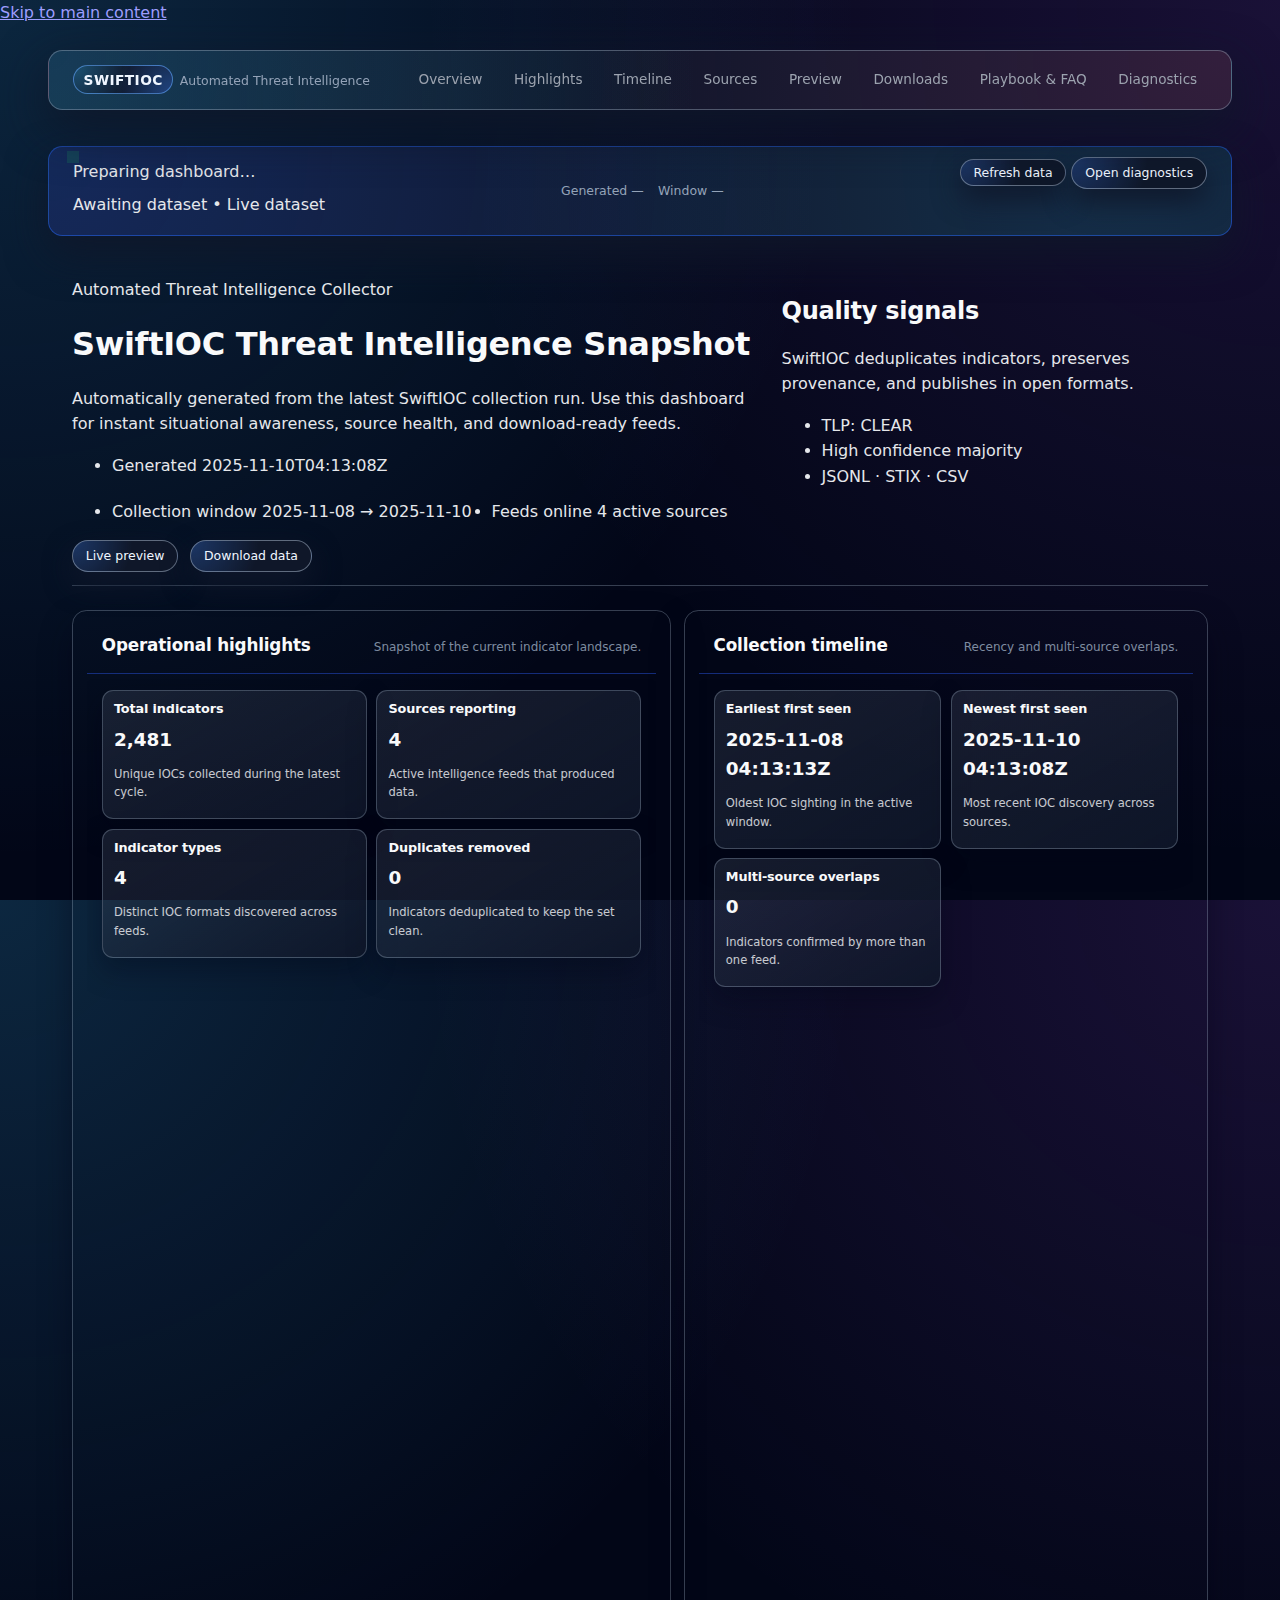
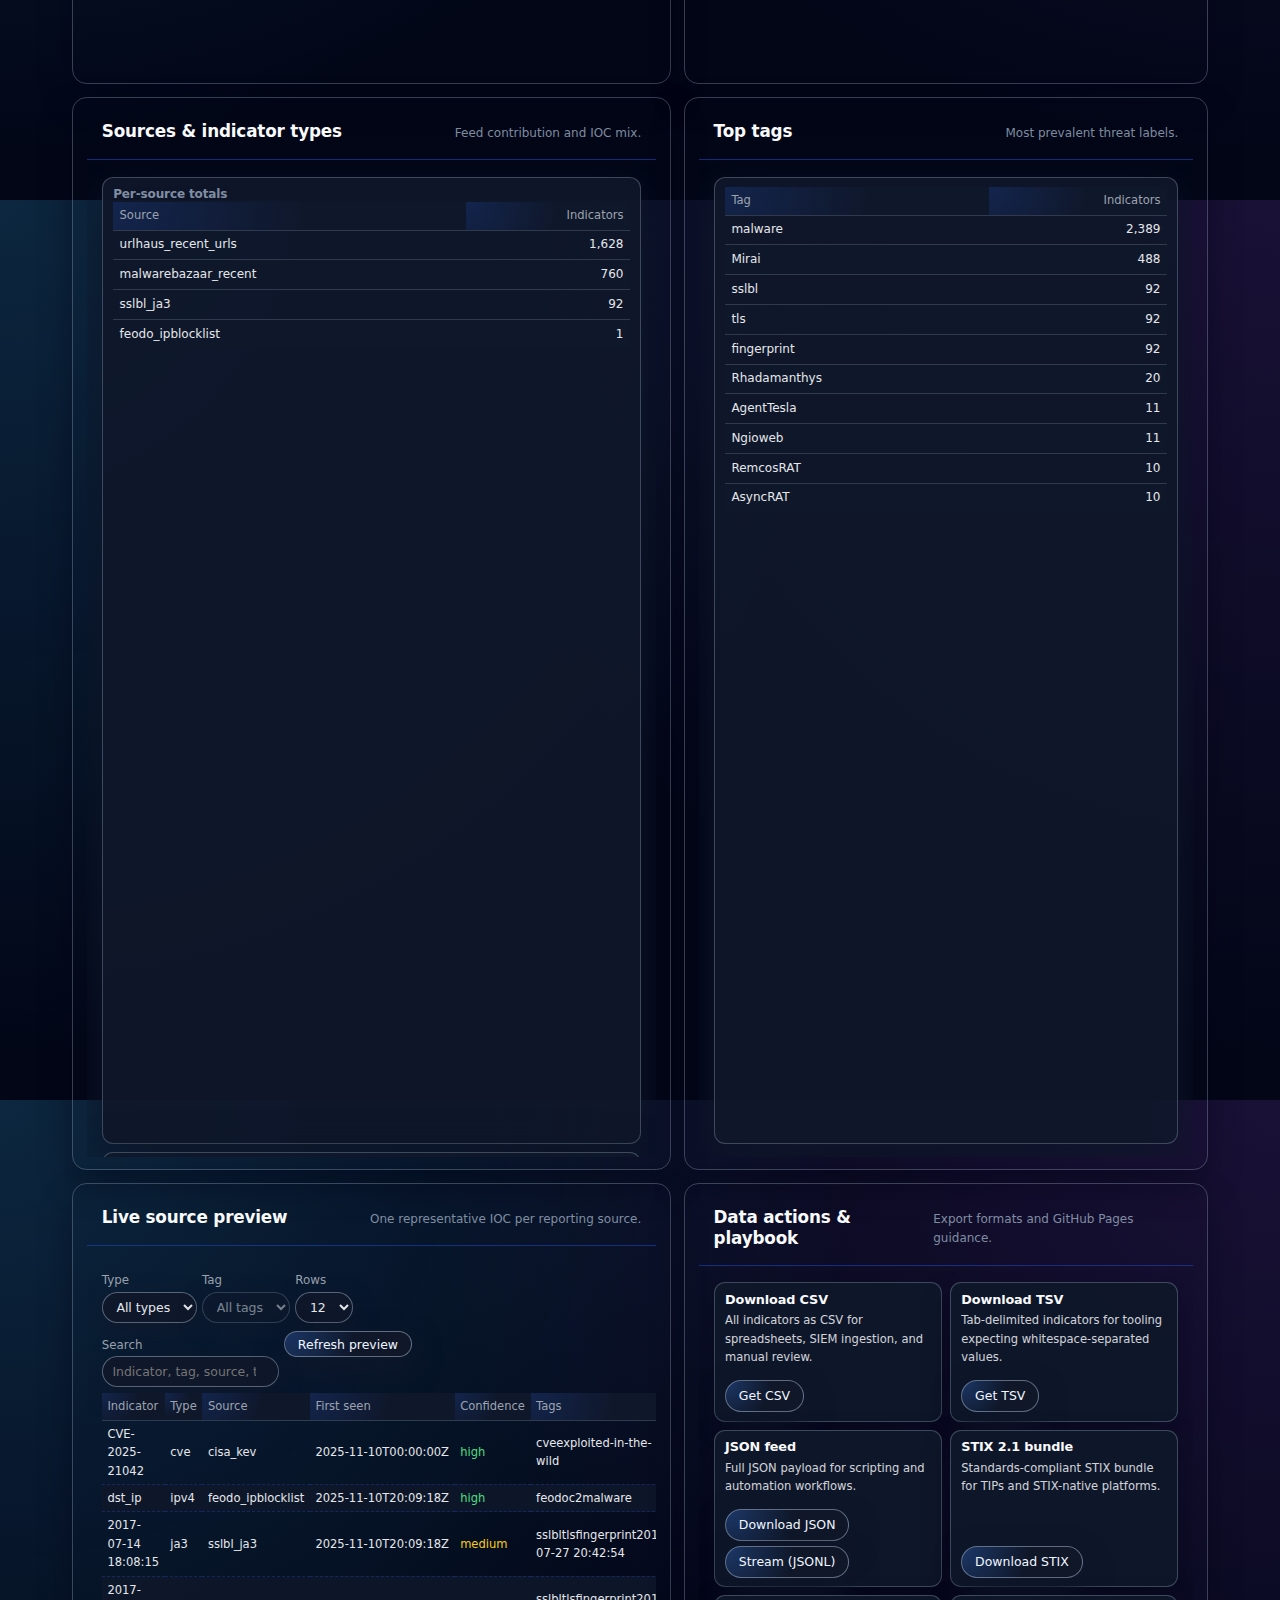
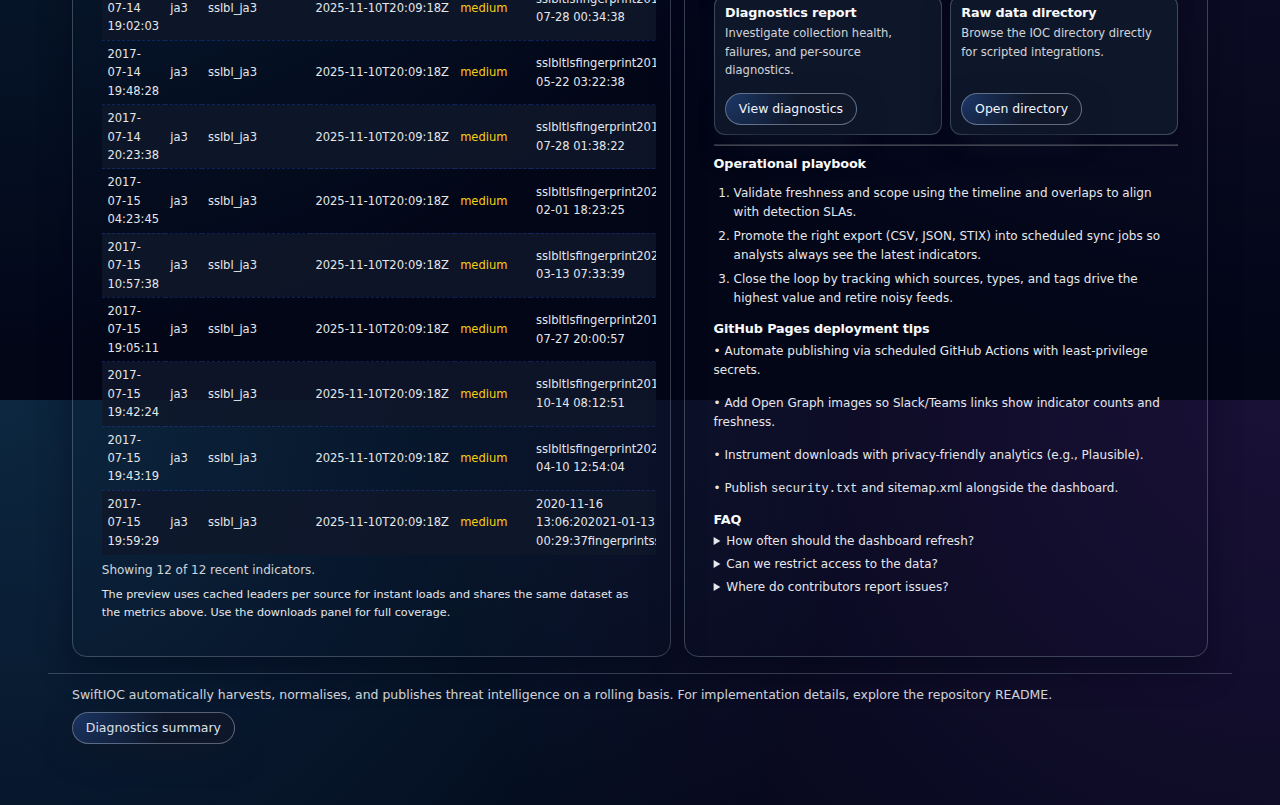
<file: public/index.html>
<!DOCTYPE html>
<html lang="en">
  <head>
    <meta charset="utf-8" />
    <meta name="viewport" content="width=device-width, initial-scale=1" />
    <title>SwiftIOC Threat Intelligence Dashboard</title>
    <meta
      name="description"
      content="Live snapshot of the most recent SwiftIOC automated threat intelligence collection run with download links, source breakdowns, operational recommendations, and a live data preview."
    />
    <meta name="theme-color" content="#0f172a" />
    <meta property="og:title" content="SwiftIOC Threat Intelligence Dashboard" />
    <meta
      property="og:description"
      content="Inspect the freshest SwiftIOC indicators, understand source health, and act on curated operational recommendations."
    />
    <meta property="og:type" content="website" />
    <meta property="twitter:card" content="summary_large_image" />
    <link rel="preload" href="assets/styles.css" as="style" />
    <link rel="stylesheet" href="assets/styles.css" />

    <!-- Layout overrides to make it a single-screen dashboard, aligned with global styles -->
    <style>
      html,
      body {
        height: 100%;
      }

      body {
        margin: 0;
        overflow: hidden; /* No page scroll on desktop */
      }

      .page-wrapper {
        min-height: 100%;
        display: flex;
        flex-direction: column;
        gap: 0;
      }

      .page-header {
        flex-shrink: 0;
      }

      .top-nav {
        display: flex;
        align-items: center;
        justify-content: space-between;
        padding-inline: 1.5rem;
        padding-block: 0.9rem;
      }

      .top-nav .nav-links {
        display: flex;
        gap: 0.75rem;
        flex-wrap: wrap;
        font-size: 0.85rem;
      }

      .status-banner {
        padding-inline: 1.5rem;
        margin-top: 0.75rem;
      }

      .page-main {
        flex: 1;
        padding: 0.75rem 1.5rem 1rem;
        display: flex;
        flex-direction: column;
        min-height: 0;
        gap: 0.75rem;
      }

      .hero {
        display: flex;
        align-items: flex-start;
        justify-content: space-between;
        gap: 1.75rem;
        padding: 0.75rem 0 0.85rem;
        border-bottom: 1px solid var(--border-soft);
        border-radius: 0;
        background: transparent;
        box-shadow: none;
      }

      .hero-body {
        max-width: 60%;
      }

      .hero-aside {
        max-width: 40%;
      }

      .hero-meta {
        display: flex;
        gap: 1.25rem;
        flex-wrap: wrap;
      }

      .hero-actions {
        display: flex;
        gap: 0.75rem;
        margin-top: 0.5rem;
        flex-wrap: wrap;
      }

      .dashboard-grid {
        flex: 1;
        min-height: 0;
        display: grid;
        grid-template-columns: 1.6fr 1.4fr;
        grid-template-rows: repeat(3, minmax(0, 1fr));
        gap: 0.8rem;
        padding-top: 0.75rem;
      }

      .panel {
        background: var(--surface-color);
        border-radius: 0.9rem;
        padding: 0.75rem 0.9rem;
        display: flex;
        flex-direction: column;
        min-width: 0;
        min-height: 0;
        border: 1px solid var(--border-soft);
        box-shadow: 0 16px 32px rgba(2, 6, 23, 0.4);
      }

      .panel-header {
        display: flex;
        justify-content: space-between;
        align-items: baseline;
        margin-bottom: 0.35rem;
        gap: 0.5rem;
      }

      .panel-title {
        font-size: 0.95rem;
        font-weight: 600;
      }

      .panel-subtitle {
        font-size: 0.75rem;
        opacity: 0.85;
      }

      .panel-body {
        flex: 1;
        min-height: 0;
      }

      .panel-scroll {
        overflow: auto; /* Scroll inside the card if content overflows */
      }

      .metrics-grid,
      .timeline-grid {
        display: grid;
        grid-template-columns: repeat(2, minmax(0, 1fr));
        gap: 0.6rem;
      }

      .metric-card {
        padding: 0.6rem 0.7rem;
        border-radius: 0.7rem;
        background: linear-gradient(150deg, rgba(148, 163, 184, 0.14), rgba(15, 23, 42, 0.9));
        border: 1px solid var(--border-soft);
        box-shadow: 0 12px 28px rgba(2, 6, 23, 0.35);
      }

      .metric-card h3 {
        font-size: 0.8rem;
        margin-bottom: 0.25rem;
      }

      .metric-value {
        font-size: 1.15rem;
        font-weight: 600;
      }

      .metric-detail {
        font-size: 0.72rem;
        opacity: 0.86;
      }

      .table-card {
        height: 100%;
        border-radius: 0.7rem;
        border: 1px solid var(--border-soft);
        background: rgba(15, 23, 42, 0.9);
        overflow: hidden;
      }

      .table-card table {
        width: 100%;
        border-collapse: collapse;
        font-size: 0.75rem;
      }

      .table-card thead {
        position: sticky;
        top: 0;
        background: rgba(15, 23, 42, 0.98);
      }

      .table-card th,
      .table-card td {
        padding: 0.3rem 0.4rem;
        border-bottom: 1px solid rgba(148, 163, 184, 0.25);
      }

      .numeric {
        text-align: right;
      }

      .preview-panel {
        padding: 0.9rem;
        border-radius: 0.9rem;
      }

      .preview-toolbar {
        display: flex;
        justify-content: space-between;
        align-items: center;
        gap: 0.5rem;
        margin-bottom: 0.4rem;
        flex-wrap: wrap;
      }

      .preview-table-wrapper {
        flex: 1;
        min-height: 0;
      }

      .preview-table {
        width: 100%;
        border-collapse: collapse;
        font-size: 0.72rem;
      }

      .preview-table th,
      .preview-table td {
        padding: 0.25rem 0.35rem;
      }

      .preview-status {
        font-size: 0.75rem;
        opacity: 0.9;
        margin-top: 0.35rem;
      }

      .actions-grid {
        display: grid;
        grid-template-columns: repeat(2, minmax(0, 1fr));
        gap: 0.5rem;
      }

      .action-card {
        padding: 0.55rem 0.65rem;
        border-radius: 0.7rem;
        background: rgba(15, 23, 42, 0.95);
        display: flex;
        flex-direction: column;
        justify-content: space-between;
        gap: 0.4rem;
        border: 1px solid var(--border-soft);
        box-shadow: 0 12px 28px rgba(2, 6, 23, 0.35);
      }

      .action-card h3 {
        font-size: 0.8rem;
        margin-bottom: 0.2rem;
      }

      .action-description {
        font-size: 0.72rem;
        opacity: 0.9;
      }

      .action-links {
        display: flex;
        flex-wrap: wrap;
        gap: 0.35rem;
      }

      .step-list,
      .faq-group,
      .recommendations-grid {
        font-size: 0.75rem;
      }

      .step-list {
        list-style: decimal;
        padding-left: 1.25rem;
      }

      .step-list li + li {
        margin-top: 0.3rem;
      }

      .faq-group details {
        margin-bottom: 0.25rem;
      }

      .recommendations-grid {
        display: grid;
        grid-template-columns: minmax(0, 1fr);
        gap: 0.3rem;
      }

      .footer {
        flex-shrink: 0;
        padding: 0.6rem 1.5rem 0.9rem;
        font-size: 0.78rem;
        opacity: 0.9;
        border-top: 1px solid var(--border-soft);
      }

      .footer-links {
        margin-top: 0.3rem;
      }

      /* Make it usable on small screens: allow page scroll below 1024px */
      @media (max-width: 1024px) {
        body {
          overflow: auto;
        }

        .page-main {
          height: auto;
        }

        .dashboard-grid {
          display: block;
        }

        .panel {
          margin-bottom: 0.75rem;
          height: auto;
        }

        .hero {
          flex-direction: column;
          border-bottom: 1px solid var(--border-soft);
        }

        .hero-body,
        .hero-aside {
          max-width: 100%;
        }
      }

      @media (max-width: 720px) {
        .top-nav {
          padding-inline: 1rem;
        }

        .status-banner {
          padding-inline: 1rem;
        }

        .page-main {
          padding-inline: 1rem;
        }

        .hero {
          padding-top: 0.5rem;
        }

        .actions-grid {
          grid-template-columns: minmax(0, 1fr);
        }
      }

      @media (max-width: 540px) {
        .footer {
          padding-inline: 1rem;
        }
      }
    </style>
  </head>
  <body data-ioc-root=".">
    <a href="#main" class="skip-link">Skip to main content</a>
    <div class="page-wrapper">
      <header class="page-header">
        <nav class="top-nav" aria-label="Primary navigation">
          <a class="brand" href="./">
            <span class="brand-mark">SwiftIOC</span>
            <span class="brand-tagline">Automated Threat Intelligence</span>
          </a>
          <div class="nav-links">
            <a href="#overview">Overview</a>
            <a href="#panel-metrics">Highlights</a>
            <a href="#panel-timeline">Timeline</a>
            <a href="#panel-sources">Sources</a>
            <a href="#panel-preview">Preview</a>
            <a href="#panel-actions">Downloads</a>
            <a href="#panel-playbook">Playbook &amp; FAQ</a>
            <a href="diagnostics/summary.html">Diagnostics</a>
          </div>
        </nav>

        <section class="status-banner" data-site-status-root aria-live="polite">
          <div class="status-leading">
            <span class="status-dot" aria-hidden="true"></span>
            <div>
              <p class="status-title" data-site-status-label>Preparing dashboard…</p>
              <p class="status-subtitle">
                <span data-site-updated>Awaiting dataset</span>
                <span class="status-divider" aria-hidden="true">•</span>
                <span data-site-origin>Live dataset</span>
              </p>
            </div>
          </div>
          <div class="status-meta">
            <div class="status-meta-item">
              <span class="meta-label">Generated</span>
              <span data-site-generated>—</span>
            </div>
            <div class="status-meta-item">
              <span class="meta-label">Window</span>
              <span data-site-window>—</span>
            </div>
          </div>
          <div class="status-actions">
            <button type="button" class="button-link secondary" data-site-refresh>Refresh data</button>
            <a class="button-link secondary" href="diagnostics/summary.html">Open diagnostics</a>
          </div>
        </section>
      </header>

      <main id="main" class="page-main" tabindex="-1">
        <section id="overview" class="hero">
          <div class="hero-body">
            <p class="eyebrow">Automated Threat Intelligence Collector</p>
            <h1>SwiftIOC Threat Intelligence Snapshot</h1>
            <p class="hero-lede">
              Automatically generated from the latest SwiftIOC collection run. Use this dashboard for instant
              situational awareness, source health, and download-ready feeds.
            </p>
            <ul class="hero-meta">
              <li>
                <span class="meta-label">Generated</span>
                <span class="meta-value" data-stat="generated-at">—</span>
              </li>
              <li>
                <span class="meta-label">Collection window</span>
                <span class="meta-value" data-stat="collection-window">—</span>
              </li>
              <li>
                <span class="meta-label">Feeds online</span>
                <span class="meta-value" data-stat="feeds-online">—</span>
              </li>
            </ul>
            <div class="hero-actions">
              <a class="button-link" href="#panel-preview">Live preview</a>
              <a class="button-link secondary" href="#panel-actions">Download data</a>
            </div>
          </div>
          <div class="hero-aside">
            <div class="hero-card">
              <h2 class="hero-card-title">Quality signals</h2>
              <p>SwiftIOC deduplicates indicators, preserves provenance, and publishes in open formats.</p>
              <ul class="chip-list">
                <li class="chip">TLP: CLEAR</li>
                <li class="chip">High confidence majority</li>
                <li class="chip">JSONL · STIX · CSV</li>
              </ul>
            </div>
          </div>
        </section>

        <!-- Single-screen dashboard grid -->
        <div class="dashboard-grid">
          <!-- Metrics & Highlights -->
          <section id="panel-metrics" class="panel">
            <div class="panel-header">
              <h2 class="panel-title">Operational highlights</h2>
              <p class="panel-subtitle">Snapshot of the current indicator landscape.</p>
            </div>
            <div class="panel-body panel-scroll">
              <div class="metrics-grid">
                <article class="metric-card">
                  <h3>Total indicators</h3>
                  <p class="metric-value" data-stat="total-indicators">—</p>
                  <p class="metric-detail">Unique IOCs collected during the latest cycle.</p>
                </article>
                <article class="metric-card">
                  <h3>Sources reporting</h3>
                  <p class="metric-value" data-stat="active-sources">—</p>
                  <p class="metric-detail">Active intelligence feeds that produced data.</p>
                </article>
                <article class="metric-card">
                  <h3>Indicator types</h3>
                  <p class="metric-value" data-stat="indicator-types">—</p>
                  <p class="metric-detail">Distinct IOC formats discovered across feeds.</p>
                </article>
                <article class="metric-card">
                  <h3>Duplicates removed</h3>
                  <p class="metric-value" data-stat="duplicates-removed">—</p>
                  <p class="metric-detail">Indicators deduplicated to keep the set clean.</p>
                </article>
              </div>
            </div>
          </section>

          <!-- Timeline -->
          <section id="panel-timeline" class="panel">
            <div class="panel-header">
              <h2 class="panel-title">Collection timeline</h2>
              <p class="panel-subtitle">Recency and multi-source overlaps.</p>
            </div>
            <div class="panel-body panel-scroll">
              <div class="timeline-grid metrics-grid">
                <article class="metric-card">
                  <h3>Earliest first seen</h3>
                  <p class="metric-value">
                    <span data-stat="earliest-first-seen-date">—</span>
                    <span class="metric-subvalue" data-stat="earliest-first-seen-time">—</span>
                  </p>
                  <p class="metric-detail">Oldest IOC sighting in the active window.</p>
                </article>
                <article class="metric-card">
                  <h3>Newest first seen</h3>
                  <p class="metric-value">
                    <span data-stat="newest-first-seen-date">—</span>
                    <span class="metric-subvalue" data-stat="newest-first-seen-time">—</span>
                  </p>
                  <p class="metric-detail">Most recent IOC discovery across sources.</p>
                </article>
                <article class="metric-card">
                  <h3>Multi-source overlaps</h3>
                  <p class="metric-value" data-stat="multi-source-overlaps">—</p>
                  <p class="metric-detail">Indicators confirmed by more than one feed.</p>
                </article>
              </div>
            </div>
          </section>

          <!-- Sources & Types -->
          <section id="panel-sources" class="panel">
            <div class="panel-header">
              <h2 class="panel-title">Sources &amp; indicator types</h2>
              <p class="panel-subtitle">Feed contribution and IOC mix.</p>
            </div>
            <div class="panel-body panel-scroll">
              <div class="table-card">
                <h3 class="panel-subtitle">Per-source totals</h3>
                <table aria-label="Per-source totals">
                  <thead>
                    <tr>
                      <th scope="col">Source</th>
                      <th scope="col" class="numeric">Indicators</th>
                    </tr>
                  </thead>
                  <tbody data-table="sources">
                    <tr>
                      <td data-title="Source" colspan="2">Loading sources…</td>
                    </tr>
                  </tbody>
                </table>
              </div>
              <div class="table-card" style="margin-top:0.5rem;">
                <h3 class="panel-subtitle">Indicator types</h3>
                <table aria-label="Indicator types">
                  <thead>
                    <tr>
                      <th scope="col">Type</th>
                      <th scope="col" class="numeric">Indicators</th>
                    </tr>
                  </thead>
                  <tbody data-table="types">
                    <tr>
                      <td data-title="Type" colspan="2">Loading indicator types…</td>
                    </tr>
                  </tbody>
                </table>
              </div>
            </div>
          </section>

          <!-- Top tags -->
          <section class="panel">
            <div class="panel-header">
              <h2 class="panel-title">Top tags</h2>
              <p class="panel-subtitle">Most prevalent threat labels.</p>
            </div>
            <div class="panel-body panel-scroll">
              <div class="table-card">
                <table aria-label="Top tags">
                  <thead>
                    <tr>
                      <th scope="col">Tag</th>
                      <th scope="col" class="numeric">Indicators</th>
                    </tr>
                  </thead>
                  <tbody data-table="tags">
                    <tr>
                      <td data-title="Tag" colspan="2">Loading tags…</td>
                    </tr>
                  </tbody>
                </table>
              </div>
            </div>
          </section>

          <!-- Live preview -->
          <section id="panel-preview" class="panel data-preview">
            <div class="panel-header">
              <h2 class="panel-title">Live source preview</h2>
              <p class="panel-subtitle">One representative IOC per reporting source.</p>
            </div>
            <div
              class="panel-body preview-panel panel-scroll"
              data-preview-container
              role="region"
              aria-live="polite"
              aria-busy="false"
            >
              <div class="preview-summary" data-preview-summary hidden>
                <article class="summary-card">
                  <p class="summary-label">Sources highlighted</p>
                  <p class="summary-value" data-preview-visible>—</p>
                  <p class="summary-subvalue">
                    out of <span data-preview-total>—</span> reporting sources
                  </p>
                </article>
                <article class="summary-card">
                  <p class="summary-label">High-confidence sources</p>
                  <p class="summary-value" data-preview-high>—</p>
                  <p class="summary-subvalue">
                    <span data-preview-high-percent>—</span> of highlighted
                  </p>
                </article>
                <article class="summary-card">
                  <p class="summary-label">Most common tag</p>
                  <p class="summary-value" data-preview-top-tag>—</p>
                  <p class="summary-subvalue" data-preview-top-tag-count>—</p>
                </article>
                <article class="summary-card">
                  <p class="summary-label">Freshest sighting</p>
                  <p class="summary-value" data-preview-newest>—</p>
                  <p class="summary-subvalue" data-preview-newest-relative></p>
                </article>
              </div>
              <div class="preview-meta" data-preview-meta hidden>
                <span class="preview-meta-pill" data-preview-origin>Live data</span>
                <span class="preview-meta-detail">
                  Updated <time data-preview-refreshed>—</time>
                  <span class="preview-meta-relative" data-preview-relative></span>
                </span>
              </div>
              <div class="preview-toolbar">
                <div class="toolbar-controls">
                  <label class="toolbar-group" for="preview-filter">
                    <span>Type</span>
                    <select id="preview-filter" data-preview-filter disabled>
                      <option value="all">All types</option>
                    </select>
                  </label>
                  <label class="toolbar-group" for="preview-tag-filter">
                    <span>Tag</span>
                    <select id="preview-tag-filter" data-preview-tag-filter disabled>
                      <option value="all">All tags</option>
                    </select>
                  </label>
                  <label class="toolbar-group" for="preview-limit">
                    <span>Rows</span>
                    <select id="preview-limit" data-preview-limit>
                      <option value="12">12</option>
                      <option value="25">25</option>
                      <option value="50">50</option>
                    </select>
                  </label>
                </div>
                <div class="toolbar-actions">
                  <label class="toolbar-group" for="preview-search">
                    <span>Search</span>
                    <input
                      id="preview-search"
                      type="search"
                      name="preview-search"
                      placeholder="Indicator, tag, source, type"
                      autocomplete="off"
                      data-preview-search
                    />
                  </label>
                  <button type="button" class="button-link secondary" data-preview-refresh>
                    Refresh preview
                  </button>
                </div>
              </div>
              <div class="preview-table-wrapper">
                <table class="preview-table" data-preview-table hidden>
                  <thead>
                    <tr>
                      <th scope="col">Indicator</th>
                      <th scope="col">Type</th>
                      <th scope="col">Source</th>
                      <th scope="col">First seen</th>
                      <th scope="col">Confidence</th>
                      <th scope="col">Tags</th>
                    </tr>
                  </thead>
                  <tbody data-preview-body></tbody>
                </table>
                <div class="preview-status" data-preview-status role="status">
                  Preparing live preview…
                </div>
              </div>
              <p class="preview-footnote" style="font-size:0.7rem; margin-top:0.4rem;">
                The preview uses cached leaders per source for instant loads and shares the same dataset as
                the metrics above. Use the downloads panel for full coverage.
              </p>
            </div>
          </section>

          <!-- Actions + playbook/FAQ/recs -->
          <section id="panel-actions" class="panel">
            <div class="panel-header">
              <h2 class="panel-title">Data actions &amp; playbook</h2>
              <p class="panel-subtitle">Export formats and GitHub Pages guidance.</p>
            </div>
            <div class="panel-body panel-scroll">
              <div class="actions-grid">
                <article class="action-card">
                  <div>
                    <h3>Download CSV</h3>
                    <p class="action-description">
                      All indicators as CSV for spreadsheets, SIEM ingestion, and manual review.
                    </p>
                  </div>
                  <div class="action-links">
                    <a class="button-link" href="iocs/latest.csv">Get CSV</a>
                  </div>
                </article>
                <article class="action-card">
                  <div>
                    <h3>Download TSV</h3>
                    <p class="action-description">
                      Tab-delimited indicators for tooling expecting whitespace-separated values.
                    </p>
                  </div>
                  <div class="action-links">
                    <a class="button-link" href="iocs/latest.tsv">Get TSV</a>
                  </div>
                </article>
                <article class="action-card">
                  <div>
                    <h3>JSON feed</h3>
                    <p class="action-description">
                      Full JSON payload for scripting and automation workflows.
                    </p>
                  </div>
                  <div class="action-links">
                    <a class="button-link" href="iocs/latest.json">Download JSON</a>
                    <a class="button-link secondary" href="iocs/latest.jsonl">Stream (JSONL)</a>
                  </div>
                </article>
                <article class="action-card">
                  <div>
                    <h3>STIX 2.1 bundle</h3>
                    <p class="action-description">
                      Standards-compliant STIX bundle for TIPs and STIX-native platforms.
                    </p>
                  </div>
                  <div class="action-links">
                    <a class="button-link" href="iocs/stix2.json">Download STIX</a>
                  </div>
                </article>
                <article class="action-card">
                  <div>
                    <h3>Diagnostics report</h3>
                    <p class="action-description">
                      Investigate collection health, failures, and per-source diagnostics.
                    </p>
                  </div>
                  <div class="action-links">
                    <a class="button-link" href="diagnostics/summary.html">View diagnostics</a>
                  </div>
                </article>
                <article class="action-card">
                  <div>
                    <h3>Raw data directory</h3>
                    <p class="action-description">
                      Browse the IOC directory directly for scripted integrations.
                    </p>
                  </div>
                  <div class="action-links">
                    <a class="button-link secondary" href="iocs/">Open directory</a>
                  </div>
                </article>
              </div>

              <hr style="margin:0.6rem 0; opacity:0.25;" />

              <section id="panel-playbook">
                <h3 style="font-size:0.8rem; margin-bottom:0.25rem;">Operational playbook</h3>
                <ol class="step-list">
                  <li>
                    Validate freshness and scope using the timeline and overlaps to align with detection
                    SLAs.
                  </li>
                  <li>
                    Promote the right export (CSV, JSON, STIX) into scheduled sync jobs so analysts always
                    see the latest indicators.
                  </li>
                  <li>
                    Close the loop by tracking which sources, types, and tags drive the highest value and
                    retire noisy feeds.
                  </li>
                </ol>
              </section>

              <section id="recommendations" style="margin-top:0.35rem;">
                <h3 style="font-size:0.8rem; margin-bottom:0.25rem;">
                  GitHub Pages deployment tips
                </h3>
                <div class="recommendations-grid">
                  <p>• Automate publishing via scheduled GitHub Actions with least-privilege secrets.</p>
                  <p>• Add Open Graph images so Slack/Teams links show indicator counts and freshness.</p>
                  <p>• Instrument downloads with privacy-friendly analytics (e.g., Plausible).</p>
                  <p>• Publish <code>security.txt</code> and sitemap.xml alongside the dashboard.</p>
                </div>
              </section>

              <section id="faq" style="margin-top:0.35rem;">
                <h3 style="font-size:0.8rem; margin-bottom:0.25rem;">FAQ</h3>
                <div class="faq-group">
                  <details>
                    <summary>How often should the dashboard refresh?</summary>
                    <p>
                      Align the schedule with your detection workflows. Many teams rebuild hourly during
                      incidents and at least daily during steady state.
                    </p>
                  </details>
                  <details>
                    <summary>Can we restrict access to the data?</summary>
                    <p>
                      GitHub Pages is public. For access controls, mirror the generated
                      <code>public/</code> directory to a private bucket or internal static host.
                    </p>
                  </details>
                  <details>
                    <summary>Where do contributors report issues?</summary>
                    <p>
                      Use GitHub issues in this repository so feedback stays close to the IaC. The
                      <a href="diagnostics/summary.html">diagnostics report</a> helps separate data quality
                      from hosting issues.
                    </p>
                  </details>
                </div>
              </section>
            </div>
          </section>
        </div>
      </main>

      <footer class="footer">
        <p>
          SwiftIOC automatically harvests, normalises, and publishes threat intelligence on a rolling
          basis. For implementation details, explore the repository README.
        </p>
        <p class="footer-links">
          <a href="diagnostics/summary.html" class="button-link secondary">Diagnostics summary</a>
        </p>
      </footer>
    </div>
    <script defer src="assets/dashboard.js"></script>
  </body>
</html>
</file>
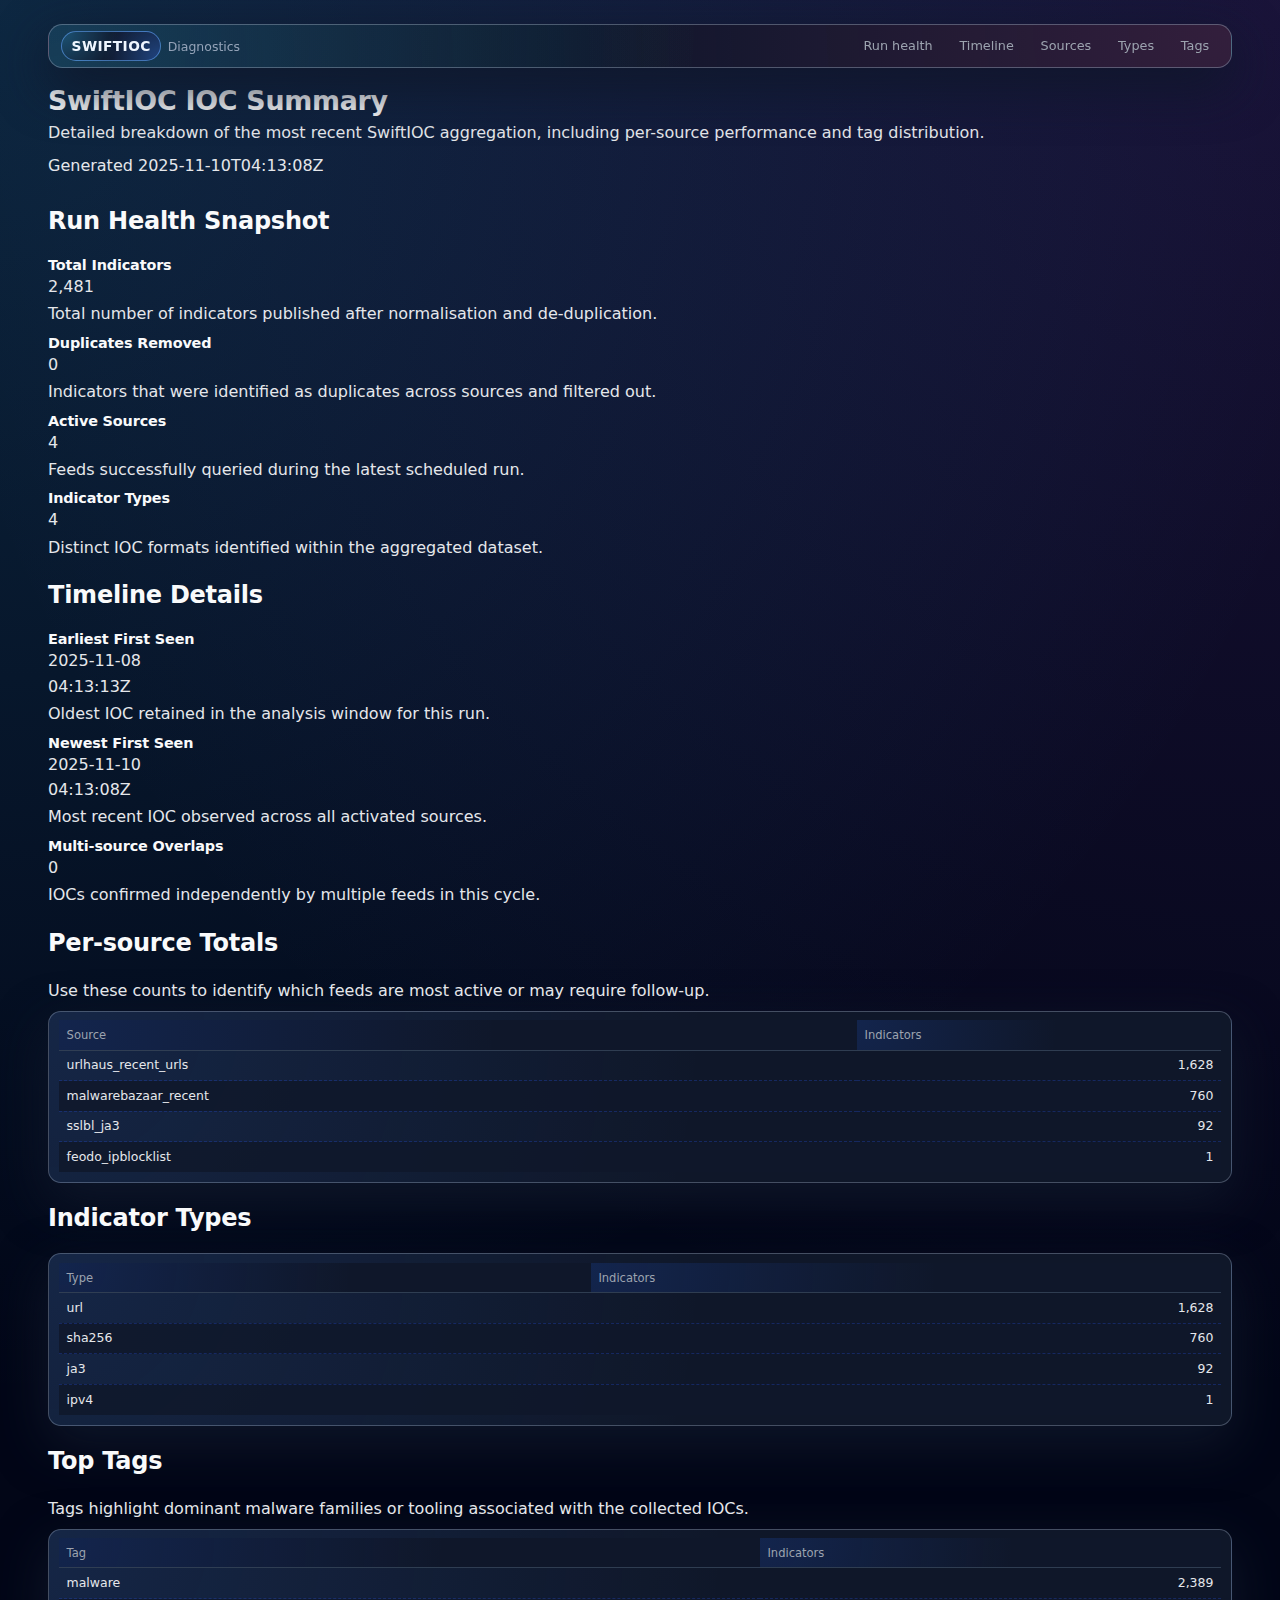
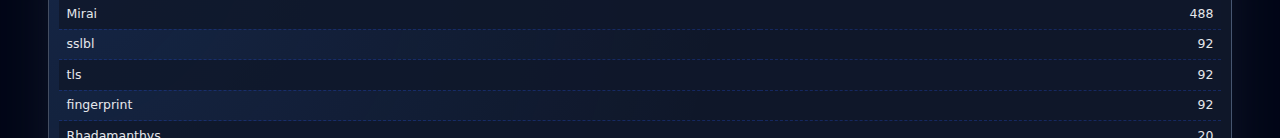
<file: public/diagnostics/index.html>
<!DOCTYPE html>
<html lang="en">
  <head>
    <meta charset="utf-8" />
    <meta name="viewport" content="width=device-width, initial-scale=1" />
    <title>SwiftIOC Diagnostics</title>
    <meta http-equiv="refresh" content="0; url=summary.html" />
    <link rel="canonical" href="summary.html" />
    <style>
      :root {
        color-scheme: dark light;
        font-family: "Inter", system-ui, -apple-system, "Segoe UI", sans-serif;
      }

      body {
        margin: 0;
        min-height: 100vh;
        display: grid;
        place-items: center;
        background: radial-gradient(circle at 15% 15%, rgba(59, 130, 246, 0.08), transparent 55%),
          radial-gradient(circle at 85% 10%, rgba(168, 85, 247, 0.08), transparent 50%),
          linear-gradient(145deg, #0b1222, #0f172a 50%, #0b1222);
        color: #e2e8f0;
      }

      .card {
        background: rgba(11, 18, 34, 0.9);
        padding: 1.6rem;
        border-radius: 1.25rem;
        max-width: 720px;
        box-shadow: 0 24px 55px rgba(15, 23, 42, 0.55);
        border: 1px solid rgba(148, 163, 184, 0.25);
      }

      h1 {
        margin: 0 0 0.6rem;
        font-size: clamp(1.45rem, 2vw, 1.85rem);
        color: #f8fafc;
      }

      p {
        margin: 0 0 0.9rem;
        line-height: 1.5;
        color: rgba(226, 232, 240, 0.82);
      }

      a {
        color: #7dd3fc;
        font-weight: 700;
      }
    </style>
  </head>
  <body>
    <main class="card">
      <h1>Redirecting to diagnostics summary…</h1>
      <p>If you are not redirected automatically, open the summary manually.</p>
      <p><a href="summary.html">Go to diagnostics summary</a></p>
    </main>
  </body>
</html>
</file>
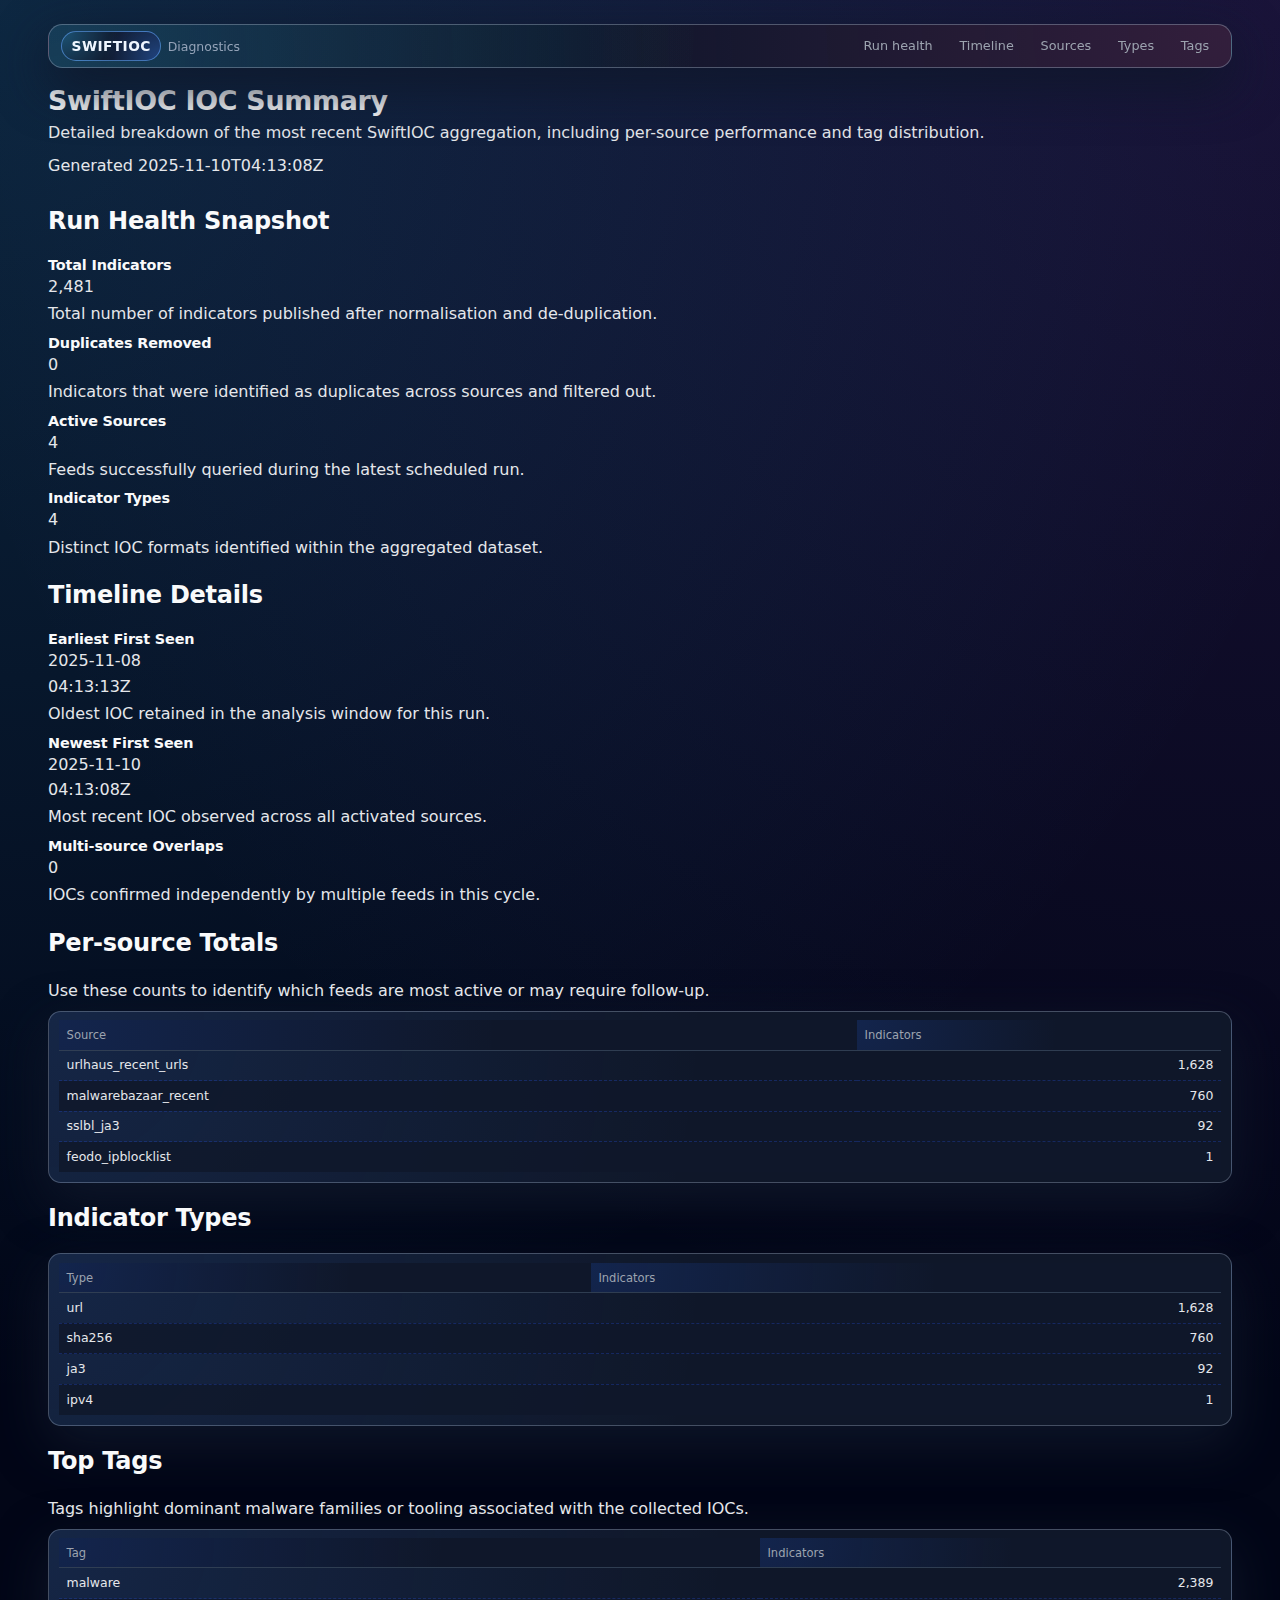
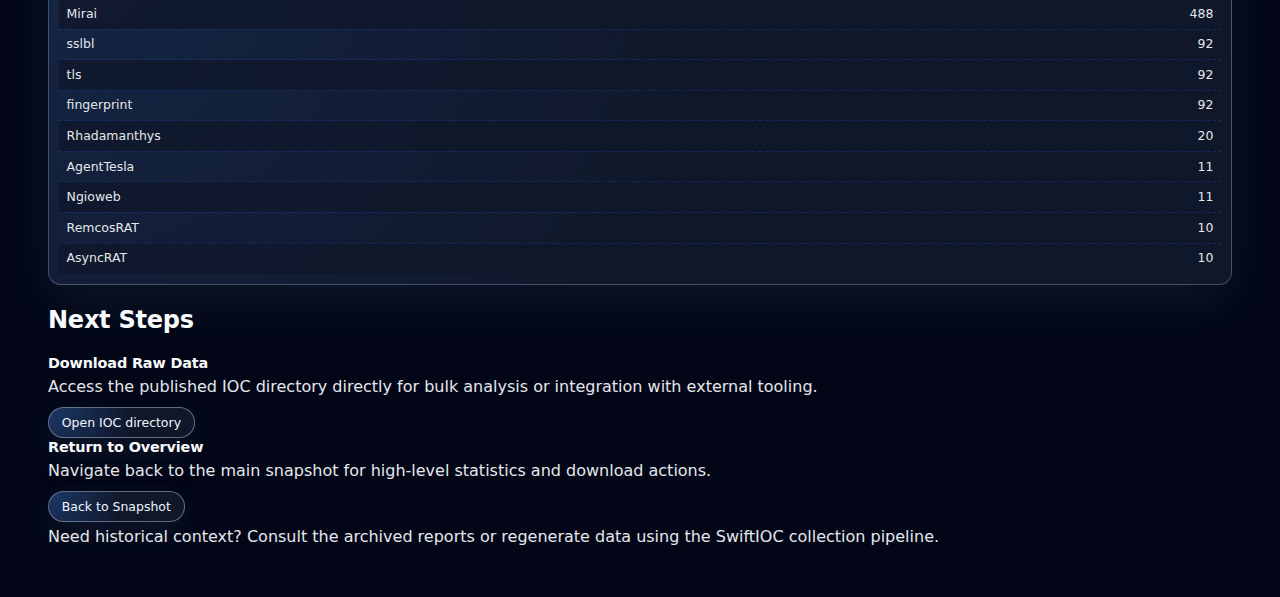
<file: public/diagnostics/summary.html>
<!DOCTYPE html>
<html lang="en">
  <head>
    <meta charset="utf-8" />
    <meta name="viewport" content="width=device-width, initial-scale=1" />
    <title>SwiftIOC Diagnostics Summary</title>
    <link rel="stylesheet" href="../assets/styles.css" />
  </head>
  <body data-ioc-root="..">
    <div class="page-wrapper">
      <nav class="top-nav" aria-label="Diagnostics navigation">
        <a class="brand" href="../index.html">
          <span class="brand-mark">SwiftIOC</span>
          <span class="brand-tagline">Diagnostics</span>
        </a>
        <div class="nav-links">
          <a href="#run-health">Run health</a>
          <a href="#timeline">Timeline</a>
          <a href="#sources">Sources</a>
          <a href="#indicator-types">Types</a>
          <a href="#tags">Tags</a>
        </div>
      </nav>

      <header class="page-header">
        <div>
          <h1 class="section-title">SwiftIOC IOC Summary</h1>
          <p class="section-subtitle">
            Detailed breakdown of the most recent SwiftIOC aggregation, including per-source performance and tag distribution.
          </p>
          <p class="updated-at">Generated <span data-stat="generated-at">—</span></p>
        </div>
      </header>

      <section id="run-health">
        <h2 class="section-title">Run Health Snapshot</h2>
        <div class="card-grid">
          <article class="stat-card">
            <h3>Total Indicators</h3>
            <div class="stat-value" data-stat="total-indicators">—</div>
            <p class="action-description">
              Total number of indicators published after normalisation and de-duplication.
            </p>
          </article>
          <article class="stat-card">
            <h3>Duplicates Removed</h3>
            <div class="stat-value" data-stat="duplicates-removed">—</div>
            <p class="action-description">
              Indicators that were identified as duplicates across sources and filtered out.
            </p>
          </article>
          <article class="stat-card">
            <h3>Active Sources</h3>
            <div class="stat-value" data-stat="active-sources">—</div>
            <p class="action-description">Feeds successfully queried during the latest scheduled run.</p>
          </article>
          <article class="stat-card">
            <h3>Indicator Types</h3>
            <div class="stat-value" data-stat="indicator-types">—</div>
            <p class="action-description">Distinct IOC formats identified within the aggregated dataset.</p>
          </article>
        </div>
      </section>

      <section id="timeline">
        <h2 class="section-title">Timeline Details</h2>
        <div class="card-grid">
          <article class="stat-card">
            <h3>Earliest First Seen</h3>
            <div class="stat-value">
              <span data-stat="earliest-first-seen-date">—</span><br />
              <span class="badge" data-stat="earliest-first-seen-time">—</span>
            </div>
            <p class="action-description">Oldest IOC retained in the analysis window for this run.</p>
          </article>
          <article class="stat-card">
            <h3>Newest First Seen</h3>
            <div class="stat-value">
              <span data-stat="newest-first-seen-date">—</span><br />
              <span class="badge" data-stat="newest-first-seen-time">—</span>
            </div>
            <p class="action-description">Most recent IOC observed across all activated sources.</p>
          </article>
          <article class="stat-card">
            <h3>Multi-source Overlaps</h3>
            <div class="stat-value" data-stat="multi-source-overlaps">—</div>
            <p class="action-description">IOCs confirmed independently by multiple feeds in this cycle.</p>
          </article>
        </div>
      </section>

      <section id="sources">
        <h2 class="section-title">Per-source Totals</h2>
        <p class="section-subtitle">Use these counts to identify which feeds are most active or may require follow-up.</p>
        <div class="table-card">
          <table>
            <thead>
              <tr>
                <th scope="col">Source</th>
                <th scope="col" class="numeric">Indicators</th>
              </tr>
            </thead>
            <tbody data-table="sources">
              <tr>
                <td data-title="Source" colspan="2">Loading sources…</td>
              </tr>
            </tbody>
          </table>
        </div>
      </section>

      <section id="indicator-types">
        <h2 class="section-title">Indicator Types</h2>
        <div class="table-card">
          <table>
            <thead>
              <tr>
                <th scope="col">Type</th>
                <th scope="col" class="numeric">Indicators</th>
              </tr>
            </thead>
            <tbody data-table="types">
              <tr>
                <td data-title="Type" colspan="2">Loading indicator types…</td>
              </tr>
            </tbody>
          </table>
        </div>
      </section>

      <section id="tags">
        <h2 class="section-title">Top Tags</h2>
        <p class="section-subtitle">Tags highlight dominant malware families or tooling associated with the collected IOCs.</p>
        <div class="table-card">
          <table>
            <thead>
              <tr>
                <th scope="col">Tag</th>
                <th scope="col" class="numeric">Indicators</th>
              </tr>
            </thead>
            <tbody data-table="tags">
              <tr>
                <td data-title="Tag" colspan="2">Loading tags…</td>
              </tr>
            </tbody>
          </table>
        </div>
      </section>

      <section id="follow-up">
        <h2 class="section-title">Next Steps</h2>
        <div class="actions-grid">
          <article class="action-card">
            <h3>Download Raw Data</h3>
            <p class="action-description">
              Access the published IOC directory directly for bulk analysis or integration with external tooling.
            </p>
            <div class="action-links">
              <a class="button-link" href="../iocs/">Open IOC directory</a>
            </div>
          </article>
          <article class="action-card">
            <h3>Return to Overview</h3>
            <p class="action-description">
              Navigate back to the main snapshot for high-level statistics and download actions.
            </p>
            <div class="action-links">
              <a class="button-link" href="../index.html">Back to Snapshot</a>
            </div>
          </article>
        </div>
      </section>

      <footer class="footer">
        <p>
          Need historical context? Consult the archived reports or regenerate data using the SwiftIOC collection pipeline.
        </p>
      </footer>
    </div>
    <script defer src="../assets/dashboard.js"></script>
  </body>
</html>
</file>
<file: public/assets/styles.css>
/* 
  SwiftIOC Threat Intelligence Dashboard
  Complete stylesheet rewrite – dark, compact, dashboard-first
*/

:root {
  color-scheme: dark;
  font-family: system-ui, -apple-system, BlinkMacSystemFont, "Inter", "Segoe UI", Roboto,
    Helvetica, Arial, sans-serif;
  line-height: 1.6;

  --bg-color: #020617;
  --bg-gradient:
    radial-gradient(circle at 0% 0%, rgba(56, 189, 248, 0.18), transparent 55%),
    radial-gradient(circle at 100% 0%, rgba(168, 85, 247, 0.14), transparent 55%),
    linear-gradient(180deg, #020617, #020617 10%, #020617 50%, #020617 100%);

  --card-bg-soft: rgba(15, 23, 42, 0.90);
  --card-bg-strong: rgba(15, 23, 42, 0.98);

  --border-subtle: rgba(15, 23, 42, 1);
  --border-soft: rgba(148, 163, 184, 0.36);
  --border-strong: rgba(148, 163, 184, 0.85);

  --accent: #3b82f6;
  --accent-soft: #60a5fa;
  --accent-subtle: rgba(59, 130, 246, 0.18);

  --danger: #f97373;
  --danger-soft: #fb7185;
  --danger-subtle: rgba(248, 113, 113, 0.14);

  --warning: #fbbf24;
  --warning-soft: #facc15;
  --warning-subtle: rgba(250, 204, 21, 0.14);

  --success: #22c55e;
  --success-soft: #4ade80;
  --success-subtle: rgba(34, 197, 94, 0.16);

  --text-primary: #e5e7eb;
  --text-muted: #9ca3af;
  --text-soft: #94a3b8;
  --text-strong: #f9fafb;

  --shadow-soft: 0 18px 50px rgba(15, 23, 42, 0.96);
  --shadow-subtle: 0 18px 40px rgba(15, 23, 42, 0.9);

  --radius-card: 1rem;
  --radius-pill: 999px;

  --focus-ring: 0 0 0 1px rgba(15, 23, 42, 1), 0 0 0 2px rgba(129, 140, 248, 0.9);

  --transition-fast: 0.14s ease-out;
  --transition-med: 0.18s ease-out;
}

/* Base layout */

*,
*::before,
*::after {
  box-sizing: border-box;
}

html,
body {
  margin: 0;
  padding: 0;
}

body {
  min-height: 100vh;
  background: var(--bg-gradient);
  color: var(--text-primary);
}

/* Typography */

body,
button,
input,
select {
  font-family: inherit;
}

h1,
h2,
h3,
h4 {
  color: var(--text-strong);
  line-height: 1.25;
  letter-spacing: -0.01em;
}

h1.section-title {
  font-size: clamp(1.6rem, 2.1vw, 1.9rem);
  font-weight: 650;
  margin: 0 0 0.15rem;
}

h2.panel-title {
  font-size: 1.05rem;
  font-weight: 600;
  margin: 0;
}

h3 {
  font-size: 0.9rem;
  font-weight: 600;
  margin: 0;
}

p {
  margin-block: 0.1rem 0.45rem;
}

.page-header-subtitle,
.panel-subtitle {
  font-size: 0.82rem;
  color: var(--text-soft);
}

/* Layout wrappers */

.page-wrapper {
  max-width: 1240px;
  margin: 0 auto;
  padding: 1.5rem 1.75rem 2.5rem;
  position: relative;
}

.page-header {
  display: flex;
  flex-direction: column;
  gap: 0.5rem;
  margin-bottom: 1rem;
}

/* Top nav */

.top-nav {
  position: sticky;
  top: 0.75rem;
  z-index: 20;
  display: flex;
  align-items: center;
  justify-content: space-between;
  padding: 0.4rem 0.75rem;
  margin-bottom: 1rem;
  border-radius: 0.9rem;
  border: 1px solid rgba(148, 163, 184, 0.45);
  background:
    radial-gradient(circle at 0% 0%, rgba(37, 99, 235, 0.2), transparent 55%),
    radial-gradient(circle at 100% 0%, rgba(236, 72, 153, 0.16), transparent 55%),
    radial-gradient(circle at 0% 100%, rgba(34, 197, 94, 0.16), transparent 55%),
    rgba(15, 23, 42, 0.97);
  box-shadow: 0 18px 50px rgba(15, 23, 42, 0.96);
  backdrop-filter: blur(18px);
}

.brand {
  display: flex;
  align-items: baseline;
  gap: 0.4rem;
  text-decoration: none;
}

.brand-mark {
  display: inline-flex;
  align-items: center;
  justify-content: center;
  padding: 0.16rem 0.6rem 0.18rem;
  border-radius: 999px;
  border: 1px solid rgba(96, 165, 250, 0.6);
  background:
    radial-gradient(circle at 0 0, rgba(56, 189, 248, 0.35), transparent 55%),
    radial-gradient(circle at 100% 100%, rgba(59, 130, 246, 0.42), transparent 55%),
    rgba(15, 23, 42, 0.95);
  font-weight: 650;
  font-size: 0.86rem;
  color: #eff6ff;
  letter-spacing: 0.03em;
  text-transform: uppercase;
}

.brand-tagline {
  font-size: 0.78rem;
  color: var(--text-soft);
}

.nav-links {
  display: flex;
  gap: 0.45rem;
  align-items: center;
  flex-wrap: wrap;
  font-size: 0.8rem;
}

.nav-links a {
  color: var(--text-muted);
  text-decoration: none;
  padding: 0.14rem 0.55rem;
  border-radius: 999px;
  border: 1px solid transparent;
  transition: background var(--transition-fast), border-color var(--transition-fast),
    color var(--transition-fast), transform 0.12s ease-out;
}

.nav-links a:hover {
  color: var(--text-strong);
  border-color: rgba(148, 163, 184, 0.6);
  background: rgba(15, 23, 42, 0.8);
  transform: translateY(-0.5px);
}

.nav-links a:focus-visible {
  outline: none;
  box-shadow: var(--focus-ring);
}

/* Status banner */

.status-banner {
  display: flex;
  flex-wrap: wrap;
  justify-content: space-between;
  gap: 0.75rem 1.25rem;
  padding: 0.65rem 0.9rem;
  border-radius: 0.9rem;
  border: 1px solid rgba(37, 99, 235, 0.55);
  background:
    radial-gradient(circle at 0% 0%, rgba(37, 99, 235, 0.25), transparent 65%),
    radial-gradient(circle at 90% 20%, rgba(56, 189, 248, 0.15), transparent 60%),
    rgba(15, 23, 42, 0.97);
  box-shadow: 0 18px 40px rgba(15, 23, 42, 0.9);
}

.status-badge {
  display: inline-flex;
  align-items: center;
  gap: 0.45rem;
}

.status-dot {
  width: 0.6rem;
  height: 0.6rem;
  border-radius: 999px;
  background: var(--success);
  box-shadow: 0 0 0 6px rgba(34, 197, 94, 0.16);
}

.status-label {
  font-size: 0.82rem;
  font-weight: 500;
}

.status-meta {
  display: flex;
  flex-wrap: wrap;
  gap: 0.4rem 0.9rem;
  align-items: center;
  font-size: 0.78rem;
  color: var(--text-soft);
}

.status-meta-label {
  color: var(--text-muted);
}

.status-meta-value {
  font-weight: 500;
  color: var(--text-primary);
}

/* Status visual variations based on data-state */

[data-site-status-root][data-state='live'] .status-dot {
  background: var(--success);
  box-shadow: 0 0 0 6px rgba(34, 197, 94, 0.2);
}

[data-site-status-root][data-state='cache'] .status-dot {
  background: #f97316;
  box-shadow: 0 0 0 6px rgba(249, 115, 22, 0.22);
}

[data-site-status-root][data-state='cache-stale'] .status-dot {
  background: var(--warning);
  box-shadow: 0 0 0 6px rgba(250, 204, 21, 0.22);
}

[data-site-status-root][data-state='error'] .status-dot {
  background: var(--danger);
  box-shadow: 0 0 0 6px rgba(248, 113, 113, 0.28);
}

/* Metrics strip */

.metrics-strip {
  display: grid;
  grid-template-columns: repeat(4, minmax(0, 1fr));
  gap: 0.8rem;
  margin-bottom: 1.1rem;
}

.metric-card {
  border-radius: var(--radius-card);
  border: 1px solid var(--border-soft);
  background: radial-gradient(circle at 0 0, rgba(59, 130, 246, 0.12), transparent 55%),
    radial-gradient(circle at 100% 100%, rgba(37, 99, 235, 0.14), transparent 55%),
    var(--card-bg-soft);
  padding: 0.55rem 0.7rem 0.6rem;
  box-shadow: var(--shadow-subtle);
  display: flex;
  flex-direction: column;
  gap: 0.12rem;
}

.metric-label {
  font-size: 0.76rem;
  color: var(--text-muted);
}

.metric-value {
  font-size: 1.1rem;
  font-weight: 650;
  color: var(--text-strong);
}

.metric-caption {
  font-size: 0.72rem;
  color: var(--text-soft);
}

/* Panel */

.panel {
  border-radius: var(--radius-card);
  border: 1px solid var(--border-soft);
  background: linear-gradient(180deg, rgba(15, 23, 42, 0.99), rgba(15, 23, 42, 0.96));
  box-shadow: var(--shadow-soft);
  display: flex;
  flex-direction: column;
  min-height: 0;
}

.panel-header {
  padding: 0.7rem 0.9rem 0.55rem;
  border-bottom: 1px solid rgba(30, 64, 175, 0.65);
  display: flex;
  align-items: center;
  justify-content: space-between;
  gap: 0.6rem;
}

.panel-body {
  padding: 0.7rem 0.9rem 0.85rem;
}

/* Table card */

.table-card {
  border-radius: 0.8rem;
  border: 1px solid rgba(148, 163, 184, 0.4);
  background: radial-gradient(circle at 0 0, rgba(59, 130, 246, 0.14), transparent 55%),
    rgba(15, 23, 42, 0.98);
  box-shadow: var(--shadow-soft);
  padding: 0.55rem 0.65rem 0.6rem;
}

.table-card-header {
  display: flex;
  flex-direction: column;
  gap: 0.2rem;
  margin-bottom: 0.35rem;
}

.table-card-header p {
  font-size: 0.74rem;
  color: var(--text-soft);
}

/* Tables */

table {
  width: 100%;
  border-collapse: collapse;
  font-size: 0.78rem;
}

thead th {
  text-align: left;
  font-weight: 500;
  font-size: 0.72rem;
  color: var(--text-muted);
  padding: 0.35rem 0.45rem 0.32rem;
  border-bottom: 1px solid rgba(51, 65, 85, 0.9);
  background: radial-gradient(circle at 0 0, rgba(37, 99, 235, 0.18), transparent 55%),
    rgba(15, 23, 42, 1);
  position: sticky;
  top: 0;
  z-index: 1;
}

tbody td {
  padding: 0.3rem 0.45rem;
  border-bottom: 1px dashed rgba(30, 64, 175, 0.42);
}

tbody tr:last-child td {
  border-bottom-color: transparent;
}

tbody tr:nth-child(2n) td {
  background: rgba(15, 23, 42, 0.85);
}

tbody tr:hover td {
  background: rgba(30, 64, 175, 0.5);
}

td.numeric {
  text-align: right;
}

td[data-title]::before {
  content: attr(data-title);
  display: none;
  font-weight: 500;
  font-size: 0.7rem;
  color: var(--text-muted);
}

/* Buttons/links */

.button-link,
.panel-header-link {
  border-radius: 999px;
  border: 1px solid rgba(148, 163, 184, 0.6);
  background: radial-gradient(circle at 0 0, rgba(59, 130, 246, 0.3), transparent 55%),
    rgba(15, 23, 42, 0.98);
  color: #eff6ff;
  text-decoration: none;
  font-size: 0.78rem;
  padding: 0.3rem 0.8rem;
  display: inline-flex;
  align-items: center;
  gap: 0.35rem;
  cursor: pointer;
  box-shadow: 0 12px 28px rgba(15, 23, 42, 1);
  transition: transform 0.12s ease-out, box-shadow var(--transition-med),
    border-color var(--transition-fast), background var(--transition-fast);
}

.button-link:hover,
.panel-header-link:hover {
  transform: translateY(-1px);
  box-shadow: 0 18px 40px rgba(15, 23, 42, 1);
  border-color: rgba(96, 165, 250, 0.9);
}

.button-link:focus-visible,
.panel-header-link:focus-visible {
  outline: none;
  box-shadow: var(--focus-ring);
}

.button-link[disabled],
.panel-header-link[disabled] {
  opacity: 0.65;
  cursor: default;
}

/* Form controls */

select,
input[type='search'],
input[type='text'] {
  font-size: 0.78rem;
  border-radius: 999px;
  border: 1px solid rgba(148, 163, 184, 0.55);
  background: rgba(15, 23, 42, 0.98);
  color: var(--text-primary);
  padding: 0.2rem 0.6rem;
  min-height: 1.9rem;
  outline: none;
  box-shadow: 0 8px 22px rgba(15, 23, 42, 0.9);
  transition: border-color var(--transition-fast), box-shadow var(--transition-fast),
    background var(--transition-fast);
}

select:focus-visible,
input[type='search']:focus-visible,
input[type='text']:focus-visible {
  border-color: rgba(96, 165, 250, 0.95);
  box-shadow: var(--focus-ring);
}

select:disabled,
input[type='search']:disabled,
input[type='text']:disabled {
  opacity: 0.5;
  cursor: not-allowed;
}

/* Toolbar */

.toolbar-group {
  display: inline-flex;
  flex-direction: column;
  gap: 0.12rem;
  font-size: 0.74rem;
  color: var(--text-muted);
}

/* Misc */

.panel-footnote {
  font-size: 0.72rem;
  color: var(--text-soft);
  margin-top: 0.45rem;
}

code {
  font-family: ui-monospace, SFMono-Regular, Menlo, Monaco, Consolas, "Liberation Mono",
    "Courier New", monospace;
}

/* Confidence badge colors */

.confidence-high {
  color: var(--success-soft);
}

.confidence-medium {
  color: var(--warning-soft);
}

.confidence-low {
  color: var(--text-soft);
}

/* Mobile layout adjustments */

@media (max-width: 960px) {
  .metrics-strip {
    grid-template-columns: repeat(2, minmax(0, 1fr));
  }

  .top-nav {
    flex-direction: column;
    align-items: flex-start;
    gap: 0.35rem;
  }

  .nav-links {
    width: 100%;
    justify-content: flex-start;
  }
}

@media (max-width: 720px) {
  .page-wrapper {
    padding: 1.1rem 1.1rem 2.1rem;
  }

  .status-banner {
    padding-inline: 0.75rem;
  }

  thead {
    display: none;
  }

  tbody td {
    display: block;
    padding: 0.3rem 0.4rem;
  }

  tbody tr {
    border-radius: 0.6rem;
    border: 1px solid rgba(51, 65, 85, 0.9);
    overflow: hidden;
    margin-bottom: 0.4rem;
  }

  tbody td[data-title]::before {
    display: block;
    margin-bottom: 0.05rem;
  }

  td.numeric {
    text-align: left;
  }
}

@media (max-width: 540px) {
  .metrics-strip {
    grid-template-columns: repeat(2, minmax(0, 1fr));
  }

  .panel {
    border-radius: 0.9rem;
  }
}

/* Reduced motion */

@media (prefers-reduced-motion: reduce) {
  *,
  *::before,
  *::after {
    animation-duration: 0.01ms !important;
    animation-iteration-count: 1 !important;
    transition-duration: 0.01ms !important;
    scroll-behavior: auto !important;
  }
}

/* ============================================================
 *  SwiftIOC v2 – Micro-interactions & loading polish
 *  (Safe overrides added at the end of the stylesheet)
 * ========================================================== */

/* Softer movement + depth on the main cards */
.metric-card,
.table-card,
.action-card {
  transition:
    transform 0.16s ease,
    box-shadow 0.18s ease,
    border-color 0.18s ease,
    background 0.18s ease;
}

.metric-card:hover,
.table-card:hover,
.action-card:hover {
  transform: translateY(-1px);
  box-shadow: 0 18px 40px rgba(15, 23, 42, 0.9);
  border-color: rgba(148, 163, 184, 0.9);
}

/* Slight pop on primary links/buttons */
.button-link {
  transition:
    transform 0.12s ease,
    box-shadow 0.16s ease,
    background 0.16s ease,
    border-color 0.16s ease;
}

.button-link:hover {
  transform: translateY(-0.5px);
  box-shadow: 0 16px 32px rgba(15, 23, 42, 0.9);
}

/* Make the top nav feel more “app-like” */
.top-nav {
  backdrop-filter: blur(20px);
}

/* Tighter, more “dashboardy” preview header */
.preview-panel {
  gap: 0.45rem;
}

/* Keep the live preview table tidy on wide screens */
.preview-table {
  table-layout: auto;
}

.preview-table th:nth-child(2),
.preview-table th:nth-child(3),
.preview-table th:nth-child(4),
.preview-table th:nth-child(5),
.preview-table td:nth-child(2),
.preview-table td:nth-child(3),
.preview-table td:nth-child(4),
.preview-table td:nth-child(5) {
  white-space: nowrap;
  font-variant-numeric: tabular-nums;
}

.preview-table td:nth-child(2),
.preview-table td:nth-child(3),
.preview-table th:nth-child(2),
.preview-table th:nth-child(3) {
  max-width: 10.5rem;
  overflow: hidden;
  text-overflow: ellipsis;
}

.preview-indicator {
  justify-content: space-between;
  min-width: 0;
}

.preview-indicator-copy {
  flex-shrink: 0;
}

/* Scrollbar polish for the heavy IOC views */
.preview-table-wrapper,
.table-card {
  scrollbar-width: thin;
  scrollbar-color: rgba(148, 163, 184, 0.6) transparent;
}

.preview-table-wrapper::-webkit-scrollbar,
.table-card::-webkit-scrollbar {
  width: 8px;
  height: 8px;
}

.preview-table-wrapper::-webkit-scrollbar-track,
.table-card::-webkit-scrollbar-track {
  background: transparent;
}

.preview-table-wrapper::-webkit-scrollbar-thumb,
.table-card::-webkit-scrollbar-thumb {
  background: rgba(148, 163, 184, 0.6);
  border-radius: 999px;
}

.preview-table-wrapper::-webkit-scrollbar-thumb:hover,
.table-card::-webkit-scrollbar-thumb:hover {
  background: rgba(248, 250, 252, 0.8);
}

/* ============================
 *  IOC preview loading state
 * ========================== */

/* When JS sets data-loading="true" on the preview container,
   we dim the table and overlay a subtle shimmer. */
[data-preview-container][data-loading='true'] .preview-table-wrapper {
  position: relative;
}

[data-preview-container][data-loading='true'] .preview-table-wrapper::after {
  content: '';
  position: absolute;
  inset: 0;
  pointer-events: none;
  border-radius: inherit;
  background:
    linear-gradient(
      110deg,
      rgba(15, 23, 42, 0.92) 0%,
      rgba(37, 99, 235, 0.65) 35%,
      rgba(15, 23, 42, 0.92) 70%
    );
  background-size: 200% 100%;
  animation: preview-skeleton 1.2s ease-in-out infinite;
  opacity: 0.45;
}

@keyframes preview-skeleton {
  0% {
    background-position-x: -120%;
  }
  100% {
    background-position-x: 120%;
  }
}

[data-preview-container][data-loading='true'] .preview-table {
  opacity: 0.25;
  filter: blur(0.3px);
}

[data-preview-container][data-loading='true'] .preview-status {
  color: var(--text-soft);
  font-style: italic;
}

/* Make the status banner feel snappier across state changes */
.status-banner {
  transition:
    border-color 0.18s ease,
    background 0.18s ease,
    box-shadow 0.2s ease,
    transform 0.12s ease;
}

.status-banner:hover {
  transform: translateY(-0.5px);
  box-shadow: 0 20px 50px rgba(15, 23, 42, 0.95);
}
</file>
